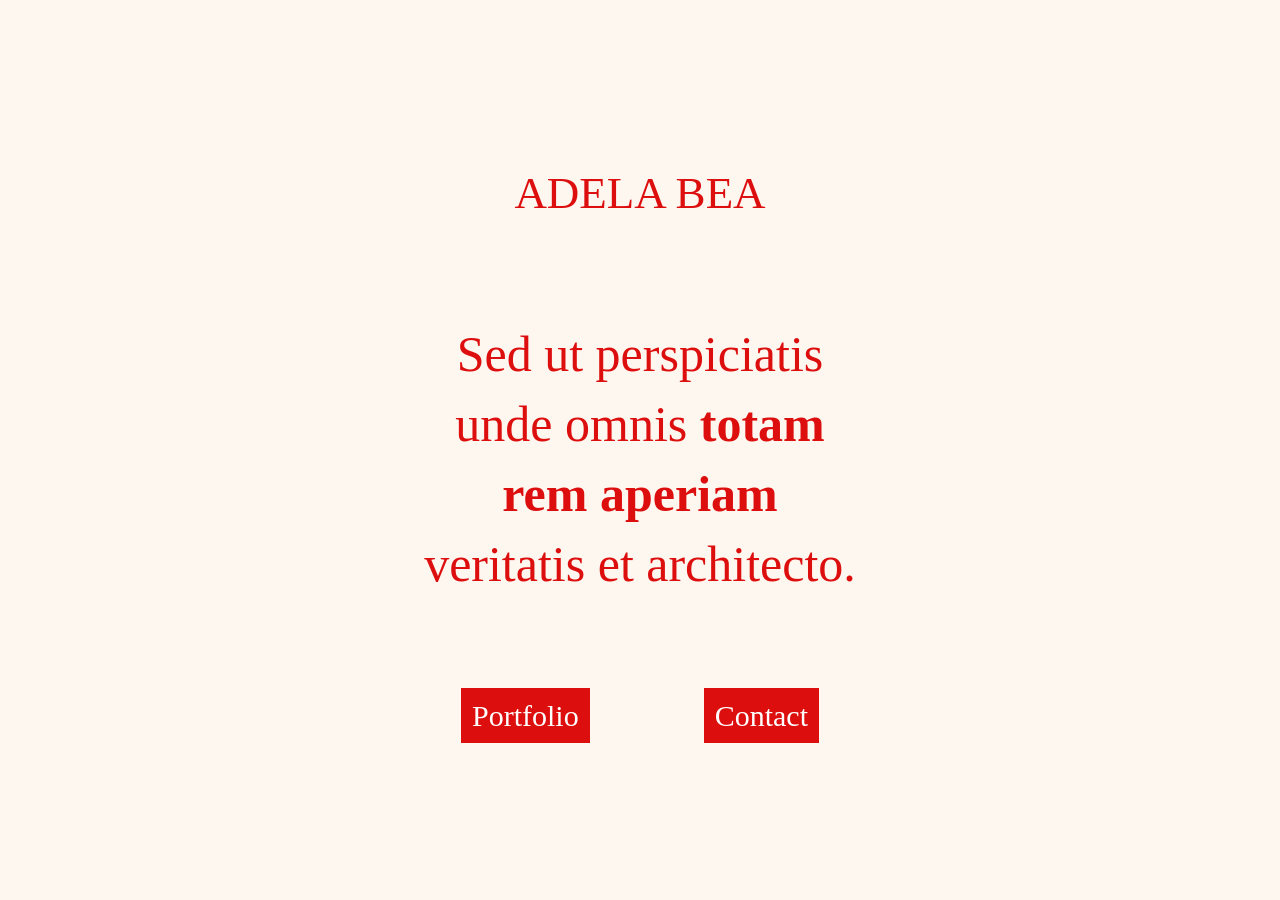
<file: index.html>
<!DOCTYPE html>
<html lang="en">
  <head>
    <meta charset="utf-8" />
    <title>Adela Bea | Welcome 👋</title>
    <link rel="stylesheet" href="CSS/Style_GLOBAL.css"/>
    <link rel="stylesheet" href="CSS/Style_HOME.css"/>
    <link href="https://unpkg.com/boxicons@2.0.5/css/boxicons.min.css" rel="stylesheet"/>
    <meta name="viewport" content="width=device-width, initial-scale=1.0" />
    <link rel="stylesheet" href="https://cdnjs.cloudflare.com/ajax/libs/font-awesome/5.15.3/css/all.min.css"/>
  </head>

 <!------------------------------- HEADER ------------------------------->
 <body>
  <h1 class="logo-adelabea">ADELA BEA</h1>

  <nav>
    <h1 class="intro">
      Sed ut perspiciatis unde omnis <span class="highlight">totam rem aperiam </span
      >veritatis et architecto.
    </h1>
  </nav>

  <!------------------------------- FOOTER ------------------------------->

  <body>
    <nav class="header">
      <ul>
        <li class="portfolio_click"><a href="PORTFOLIO.html">Portfolio</a></li>
        <li class="contact_click"><a href="CONTACT.html">Contact</a></li>
      </ul>
    </nav>
</body>
</html>
</file>
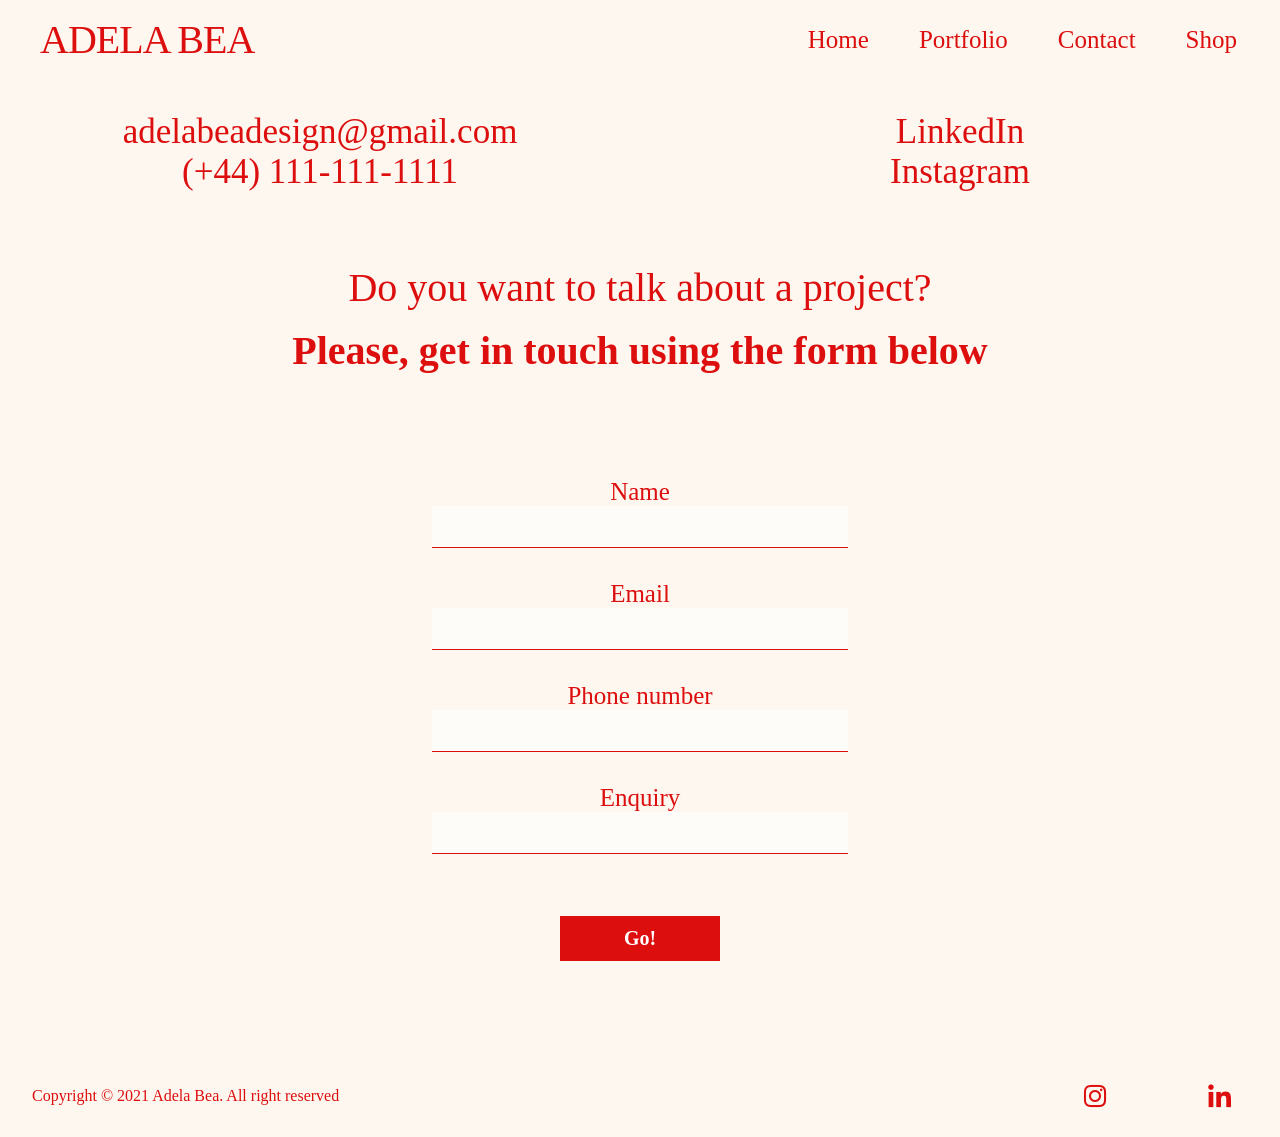
<file: CONTACT.html>
<!DOCTYPE html>
<html lang="en">
  <head>
    <meta charset="utf-8" />
    <title>Adela Bea | Contact 📮</title>
    <link rel="stylesheet" href="CSS/Style_GLOBAL.css"/>
    <link rel="stylesheet" href="CSS/Style_CONTACT.css" />
    <link href="https://unpkg.com/boxicons@2.0.5/css/boxicons.min.css" rel="stylesheet"/>
    <meta name="viewport" content="width=device-width, initial-scale=1.0" />
    <link rel="stylesheet" href="https://cdnjs.cloudflare.com/ajax/libs/font-awesome/5.15.3/css/all.min.css"/>
  </head>
  <body>
    <!------------------------------- HEADER ------------------------------->
    <nav>
      <input type="checkbox" id="check" />
      <label for="check" class="checkboton">
        <i class="fas fa-bars"></i>
      </label>
      <label class="logo-adelabea">ADELA BEA</label>
      <ul>
        <li><a href="index.html">Home</a></li>
        <li><a href="PORTFOLIO.html">Portfolio</a></li>
        <li><a href="CONTACT.html">Contact</a></li>
        <li><a href="SHOP.html">Shop</a></li>
      </ul>
    </nav>

    <!------------------------------- BODY --------------------------------->
    <main>
      <section class="contact_info" id="contact">
        <div class="content_contact">
          <div class="leftside_contact">
            <ul class="contact_specs">
              <li><a href="mailto:adelabeadesign@gmail.com">adelabeadesign@gmail.com</a></li>
              <li><a href="tel:+44 111 111 1111">(+44) 111-111-1111</a></li>
          </div>
          <div class="rightside_contact">
            <ul class="contact_specs">
              <li><a href="https://www.linkedin.com/in/adela-bea/" target="_blank">LinkedIn</a></li>
              <li><a href="https://www.instagram.com/">Instagram</a></li>
            </ul>
          </div>
        </div>
      </section>

        <div class="contact_sentence">
          <h1 class="contact_intro">Do you want to talk about a project?</h1>
          <p class="contact_sub">Please, get in touch using the form below</p>
        </div>

        <!--FORM-->
    <form id="form">
      <div class="contact_form">
          <div class="grids">
            <label>Name</label>
            <input type="text" name="" id="name">
          </div>
          <div class="grids">
            <label>Email</label>
            <input type="email" name="" id="email" >
          </div>
          <div class="grids">
            <label>Phone number</label>
            <input type="phone" name="" id="phone">
          </div>
          <div class="grids">
            <label>Enquiry</label>
            <input type="enquiry" name="" id="enquiry">
          </div>
            <button class="button" type="submit">Go!</button>
            <p class="warnings" id="warnings"></p>
      </div>
    </form>

      
    </main>


    <!---------------------------- BOTTOM/FOOTER ---------------------------->

    <footer>
      <div class="footer">
        <h3 class="copyright">
          Copyright © 2021 Adela Bea. All right reserved
        </h3>
        <div class="social-media">
          <a href="Links/footer_instagram.svg" class="social-media-icon">
            <i class="bx bxl-instagram"></i>
          </a>
          <a href="Links/footer_linkedin.svg" class="social-media-icon">
            <i class="bx bxl-linkedin"></i>
          </a>
        </div>
      </div>
    </footer>
    <script src="JS/form.js"></script>
  </body>
</html>
</file>
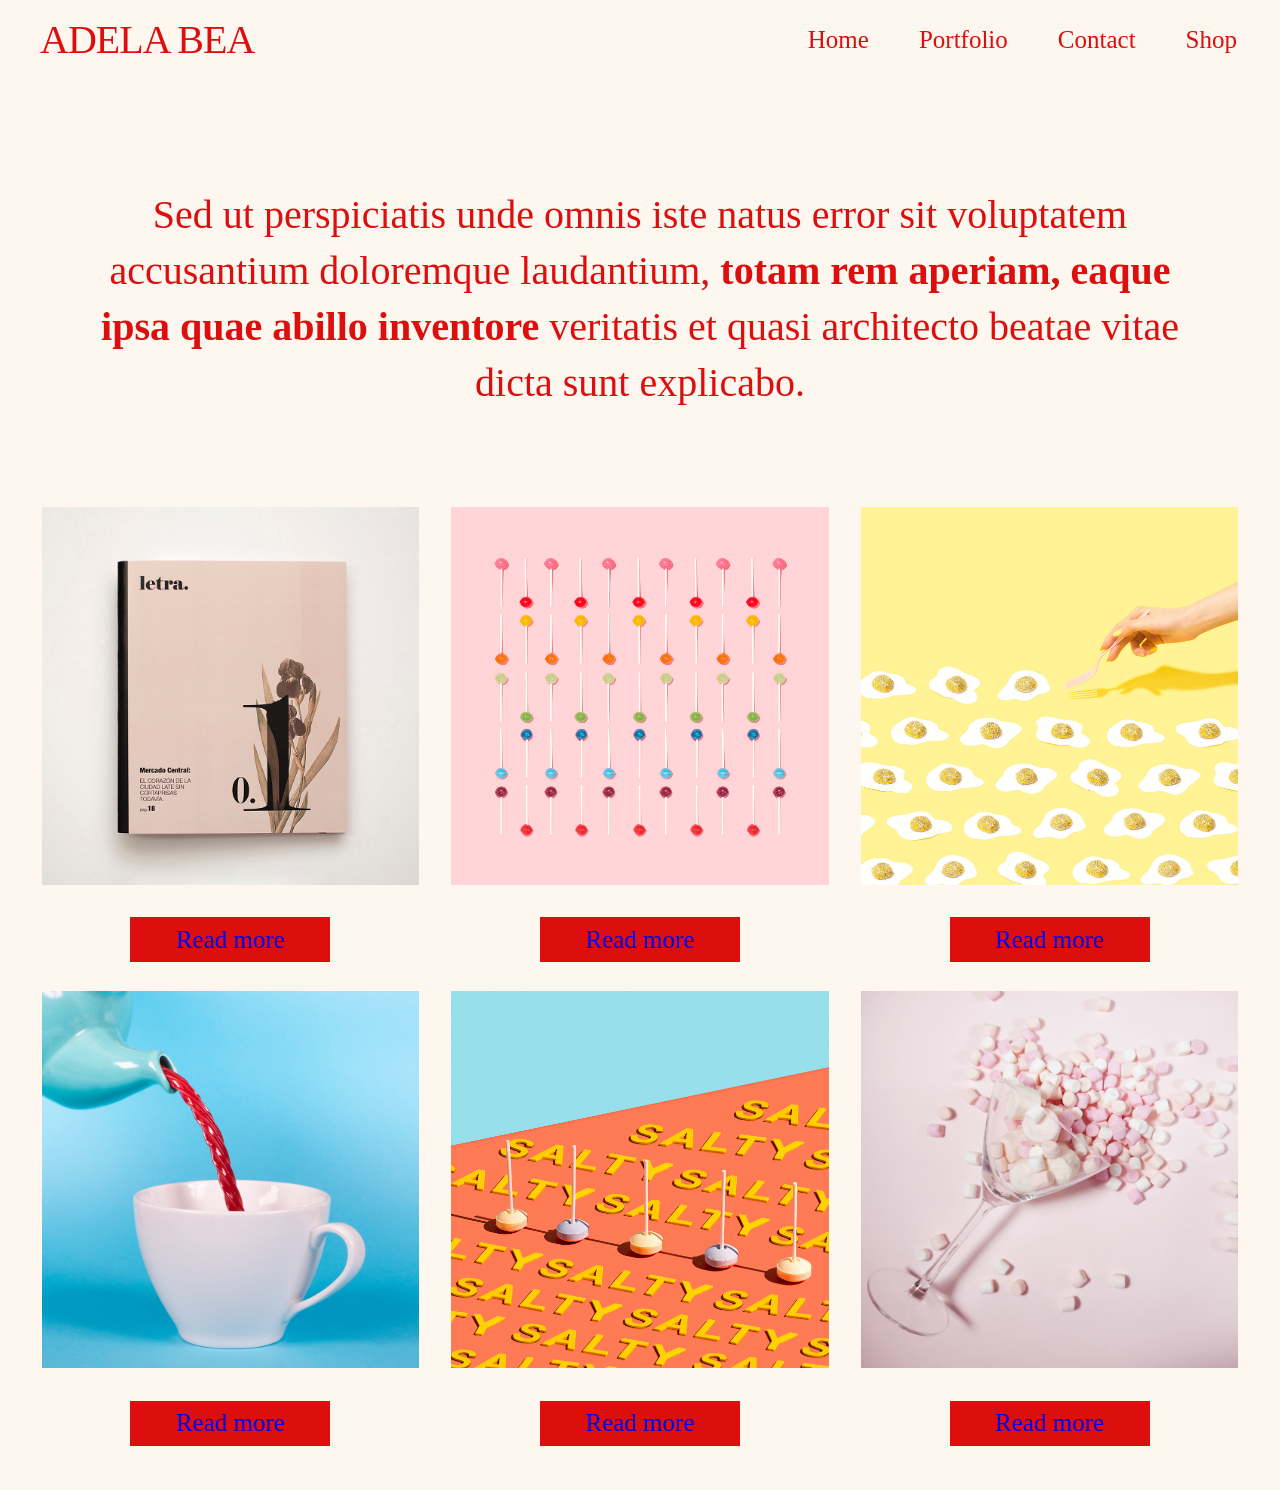
<file: PORTFOLIO - TEST.html>
<!DOCTYPE html>
<html lang="en">
  <head>
    <meta charset="utf-8" />
    <title>Adela Bea | Portfolio 💡</title>
    <link rel="stylesheet" href="CSS/Style_PORTFOLIO - TEST.css" />
    <link
      href="https://unpkg.com/boxicons@2.0.5/css/boxicons.min.css"
      rel="stylesheet"
    />
    <meta name="viewport" content="width=device-width, initial-scale=1.0" />
    <link
      rel="stylesheet"
      href="https://cdnjs.cloudflare.com/ajax/libs/font-awesome/5.15.3/css/all.min.css"
    />
  </head>
  <body>
    <!------------------------------- HEADER ------------------------------->
    <nav>
      <input type="checkbox" id="check" />
      <label for="check" class="checkbtn">
        <i class="fas fa-bars"></i>
      </label>
      <label class="logo-adelabea">ADELA BEA</label>
      <ul>
        <li><a href="HOME.html">Home</a></li>
        <li><a href="PORTFOLIO.html">Portfolio</a></li>
        <li><a href="CONTACT.html">Contact</a></li>
        <li><a href="SHOP.html">Shop</a></li>
      </ul>
    </nav>

    <!------------------------------- BODY ------------------------------->
    <main>
      <section class="content">
        <h1 class="portfolio-intro">
          Sed ut perspiciatis unde omnis iste natus error sit voluptatem
          accusantium doloremque laudantium,
          <span class="highlight"
            >totam rem aperiam, eaque ipsa quae abillo inventore </span
          >veritatis et quasi architecto beatae vitae dicta sunt explicabo.
        </h1>

    <section class="gallery">
              <div class="content_gallery">
                  <img src="Links/Letra_01_Portfolio.jpg" class="photos" alt="Project 1"/>
                  <button><li class="click"><a href="PORTFOLIO_PROJECT.html">Read more</a></li></button>
              </div>
              <div class="content_gallery">
                <img src="Links/photo_portfolio_01.jpg" class="photos" alt="Project 1"/>
                <button><li class="click"><a href="PORTFOLIO_PROJECT.html">Read more</a></li></button>
              </div>
              <div class="content_gallery">
                <img src="Links/photo_portfolio_02.jpg" class="photos" alt="Project 1"/>
                <button><li class="click"><a href="PORTFOLIO_PROJECT.html">Read more</a></li></button>
              </div>
              <div class="content_gallery">
                <img src="Links/photo_portfolio_03.jpg" class="photos" alt="Project 1"/>
                <button><li class="click"><a href="PORTFOLIO_PROJECT.html">Read more</a></li></button>
              </div>
              <div class="content_gallery">
                <img src="Links/photo_portfolio_04.jpg" class="photos" alt="Project 1"/>
                <button><li class="click"><a href="PORTFOLIO_PROJECT.html">Read more</a></li></button>
              </div>
              <div class="content_gallery">
                <img src="Links/photo_portfolio_05.jpg" class="photos" alt="Project 1"/>
                <button><li class="click"><a href="PORTFOLIO_PROJECT.html">Read more</a></li></button>
              </div>
    </section>

    </main>

    
  </body>
</html>
</file>
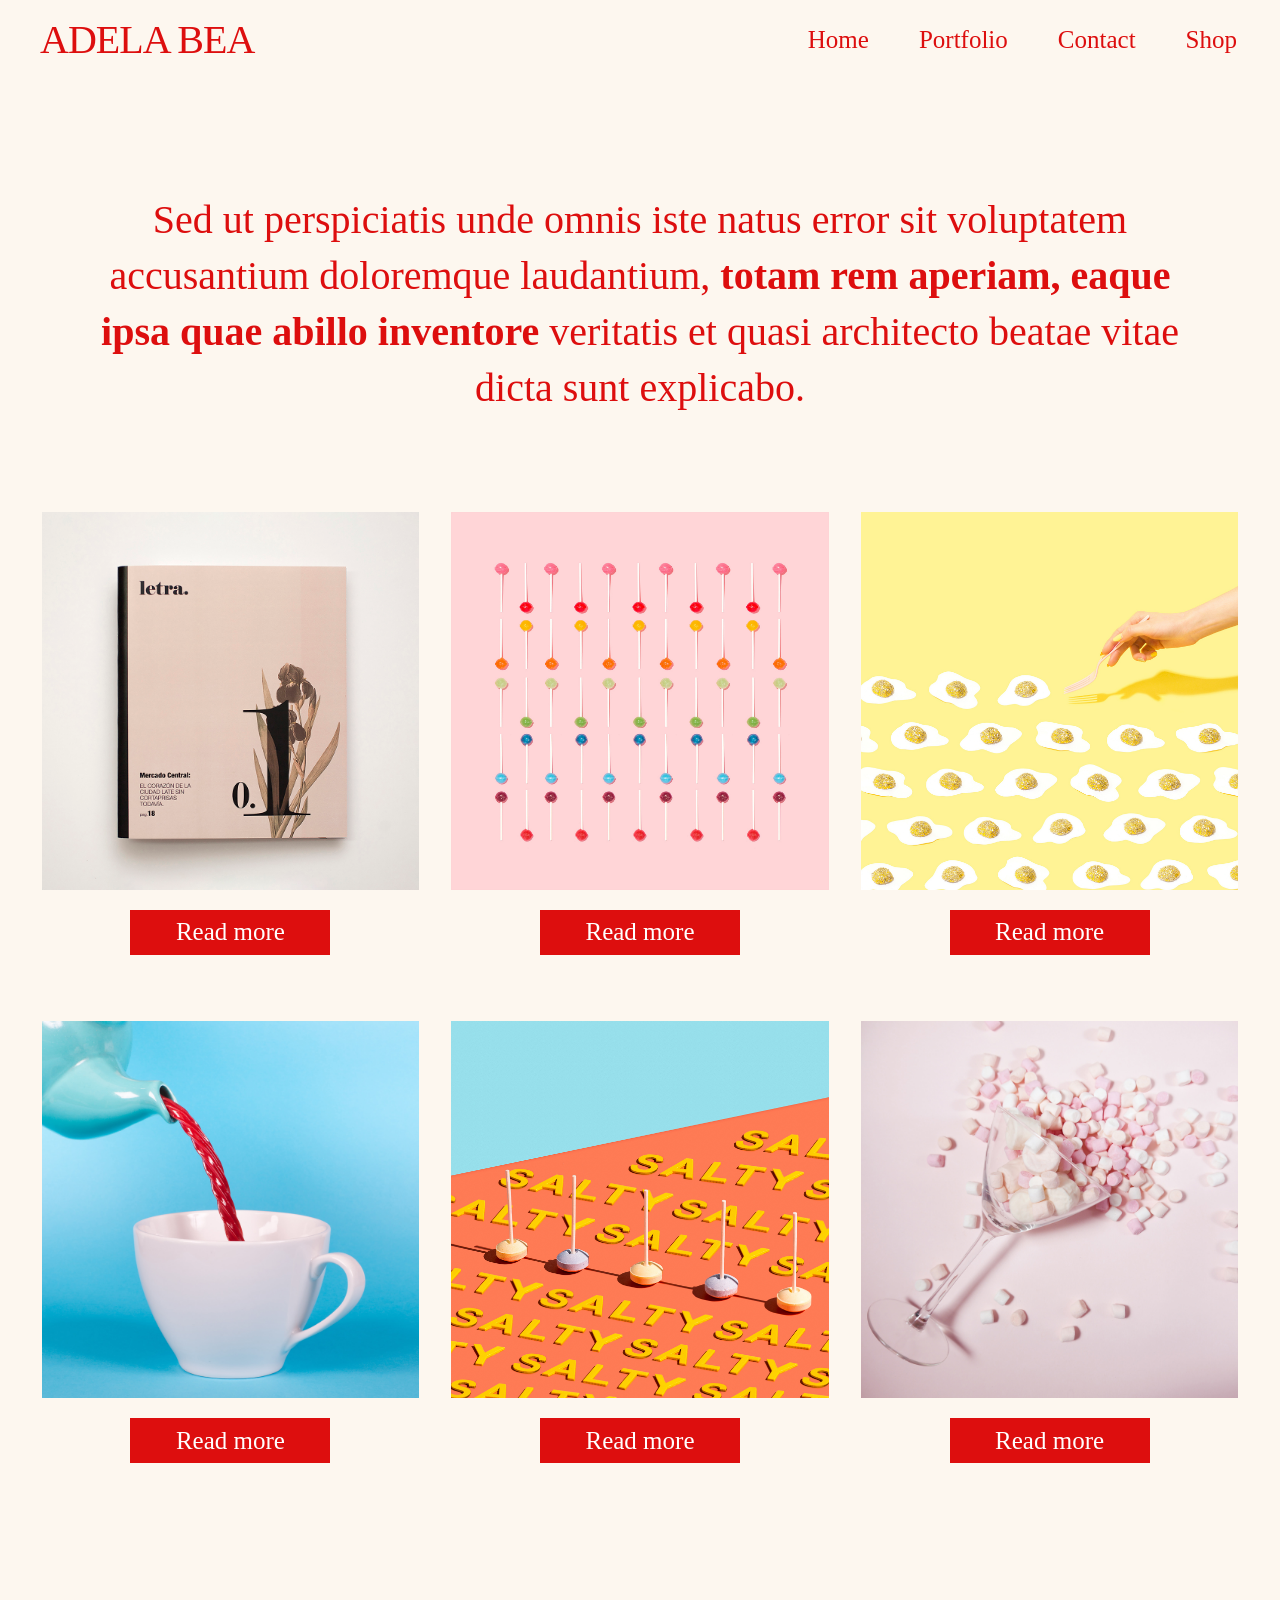
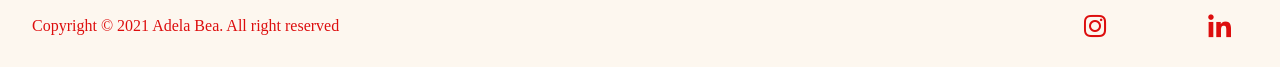
<file: PORTFOLIO.html>
<!DOCTYPE html>
<html lang="en">
  <head>
    <meta charset="utf-8" />
    <title>Adela Bea | Portfolio 💡</title>
    <link rel="stylesheet" href="CSS/Style_GLOBAL.css"/>
    <link rel="stylesheet" href="CSS/Style_PORTFOLIO.css" />
    <link href="https://unpkg.com/boxicons@2.0.5/css/boxicons.min.css" rel="stylesheet"/>
    <meta name="viewport" content="width=device-width, initial-scale=1.0"/>
    <link rel="stylesheet" href="https://cdnjs.cloudflare.com/ajax/libs/font-awesome/5.15.3/css/all.min.css"/>
  </head>
  <body>
    <!------------------------------- HEADER ------------------------------->
    <nav>
      <input type="checkbox" id="check" />
      <label for="check" class="checkboton">
        <i class="fas fa-bars"></i>
      </label>
      <label class="logo-adelabea">ADELA BEA</label>
      <ul>
        <li><a href="index.html">Home</a></li>
        <li><a href="PORTFOLIO.html">Portfolio</a></li>
        <li><a href="CONTACT.html">Contact</a></li>
        <li><a href="SHOP.html">Shop</a></li>
      </ul>
    </nav>

    <!------------------------------- BODY ------------------------------->
    <main>
      <section class="content">
        <h1 class="portfolio-intro">
          Sed ut perspiciatis unde omnis iste natus error sit voluptatem
          accusantium doloremque laudantium,
          <span class="highlight"
            >totam rem aperiam, eaque ipsa quae abillo inventore </span
          >veritatis et quasi architecto beatae vitae dicta sunt explicabo.
        </h1>

    <section class="gallery">
              <div class="content_gallery">
                  <img src="Links/Letra_01_Portfolio.jpg" class="photos" alt="Project 1"/>
                  <button><li class="click"><a href="PORTFOLIO_PROJECT.html">Read more</a></li></button>
              </div>
              <div class="content_gallery">
                <img src="Links/photo_portfolio_01.jpg" class="photos" alt="Project 1"/>
                <button><li class="click"><a href="PORTFOLIO_PROJECT.html">Read more</a></li></button>
              </div>
              <div class="content_gallery">
                <img src="Links/photo_portfolio_02.jpg" class="photos" alt="Project 1"/>
                <button><li class="click"><a href="PORTFOLIO_PROJECT.html">Read more</a></li></button>
              </div>
              <div class="content_gallery">
                <img src="Links/photo_portfolio_03.jpg" class="photos" alt="Project 1"/>
                <button><li class="click"><a href="PORTFOLIO_PROJECT.html">Read more</a></li></button>
              </div>
              <div class="content_gallery">
                <img src="Links/photo_portfolio_04.jpg" class="photos" alt="Project 1"/>
                <button><li class="click"><a href="PORTFOLIO_PROJECT.html">Read more</a></li></button>
              </div>
              <div class="content_gallery">
                <img src="Links/photo_portfolio_05.jpg" class="photos" alt="Project 1"/>
                <button><li class="click"><a href="PORTFOLIO_PROJECT.html">Read more</a></li></button>
              </div>
    </section>
   </main>

     <!---------------------------- BOTTOM/FOOTER ---------------------------->

     <footer>
      <div class="footer">
        <h3 class="copyright">
          Copyright © 2021 Adela Bea. All right reserved
        </h3>
        <div class="social-media">
          <a href="Links/footer_instagram.svg" class="social-media-icon">
            <i class="bx bxl-instagram"></i>
          </a>
          <a href="Links/footer_linkedin.svg" class="social-media-icon">
            <i class="bx bxl-linkedin"></i>
          </a>
        </div>
      </div>
    </footer>
    
  </body>
</html>
</file>
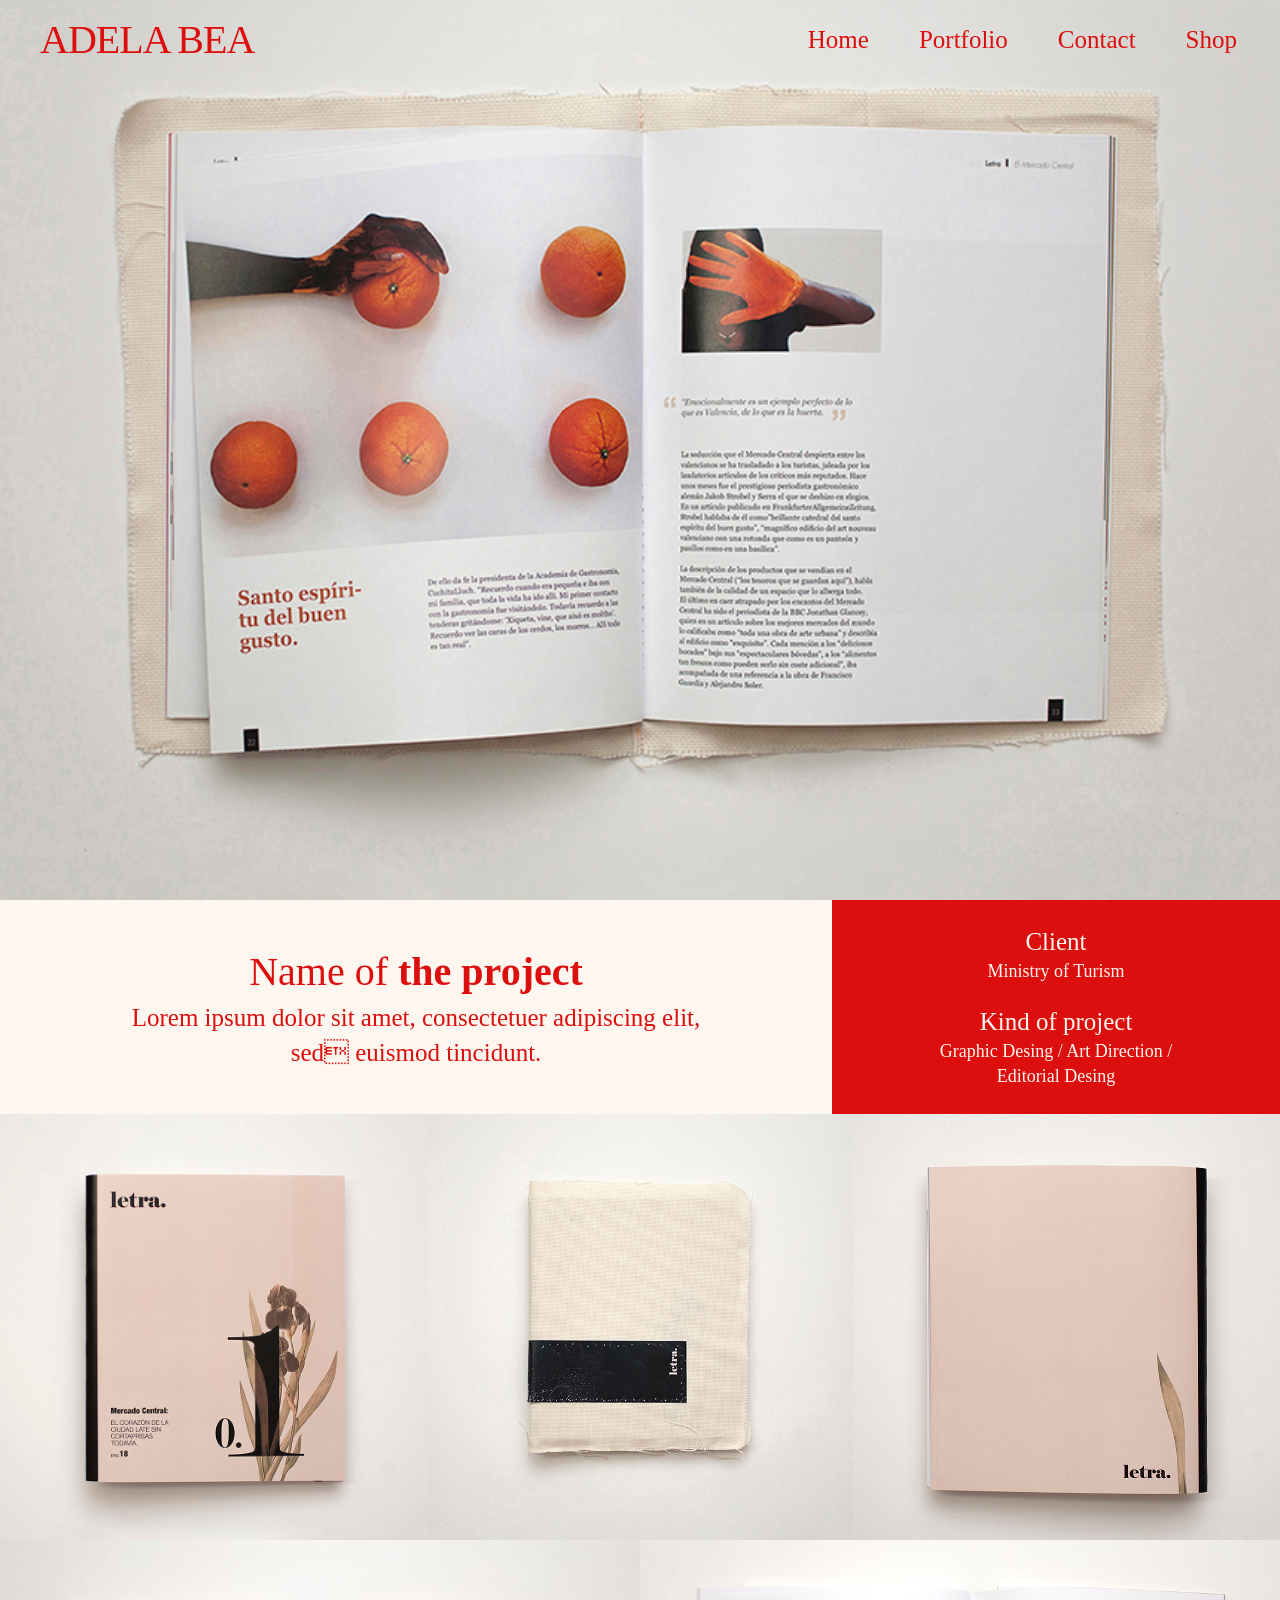
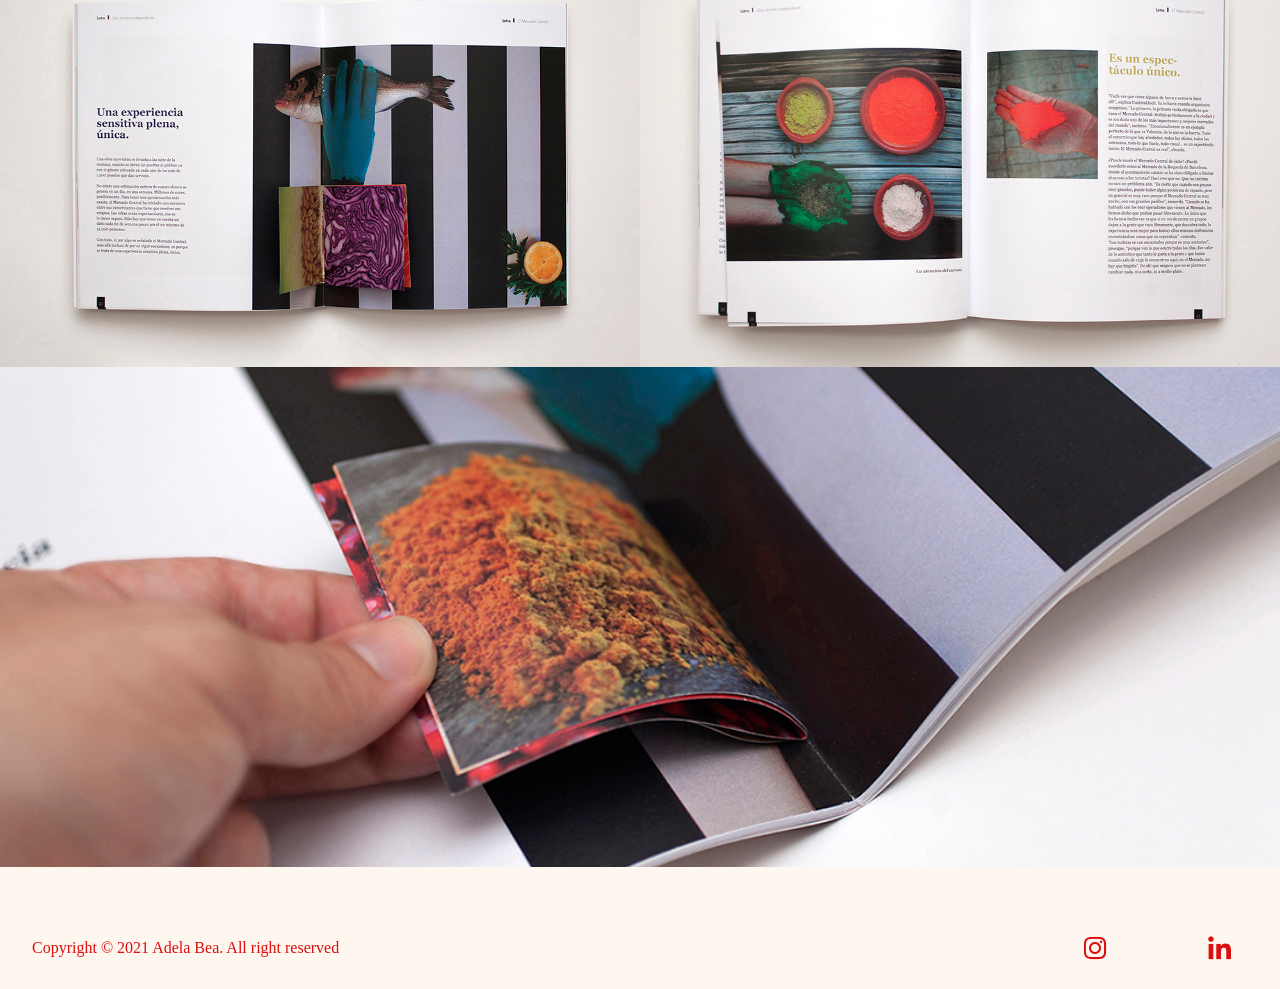
<file: PORTFOLIO_PROJECT.html>
<!DOCTYPE html>
<html lang="en">
  <head>
    <meta charset="utf-8" />
    <title>Adela Bea | Project 📖</title>
    <link rel="stylesheet" href="CSS/Style_GLOBAL.css"/>
    <link rel="stylesheet" href="CSS/Style_PORTFOLIO_PROJECT.css" />
    <link href="https://unpkg.com/boxicons@2.0.5/css/boxicons.min.css" rel="stylesheet"/>
    <meta name="viewport" content="width=device-width, initial-scale=1.0"/>
    <link rel="stylesheet" href="https://cdnjs.cloudflare.com/ajax/libs/font-awesome/5.15.3/css/all.min.css"/>
  </head>
  <!------------------------------- HEADER ------------------------------->

  <body>
    <nav class="header">
      <input type="checkbox" id="check" />
      <label for="check" class="checkboton">
        <i class="fas fa-bars"></i>
      </label>
      <label class="logo-adelabea">ADELA BEA</label>
      <ul>
        <li><a href="index.html">Home</a></li>
        <li><a href="PORTFOLIO.html">Portfolio</a></li>
        <li><a href="CONTACT.html">Contact</a></li>
        <li><a href="SHOP.html">Shop</a></li>
      </ul>
    </nav>

    <!------------------------------- BODY ------------------------------->
    <main>
      <section class="project_info" id="project">
        <div class="content_project">
          <div class="leftside">
            <h3 class="project_name_title">
              Name of <span class="name_project">the project</span>
            </h3>
            <p class="subtitle">
              Lorem ipsum dolor sit amet, consectetuer adipiscing elit, sed
              euismod tincidunt.
            </p>
          </div>
          <div class="rightside">
            <h3 class="client_name_title_one">
              Client
              <p class="client_subtitle">Ministry of Turism</p>
            </h3>
            <h3 class="client_name_title_two">
              Kind of project
              <p class="client_subtitle">
                Graphic Desing  /  Art Direction  /  Editorial Desing
              </p>
            </h3>
          </div>
        </div>
      </section>
      <section class="gallery_project">
        <div class="content-gallery">
          <img src="Links/Letra_01_Portfolio.jpg" class="img-gallery_first" alt="letra magazine"/>
          <img src="Links/Letra_02_Portfolio.jpg" class="img-gallery_first" alt="letra magazine"/>
          <img src="Links/Letra_09_Portfolio.jpg" class="img-gallery_first" alt="letra magazine"/>
          <img src="Links/Letra_03_Portfolio.jpg" class="img-gallery_second"alt="letra magazine"/>
          <img src="Links/Letra_08_Portfolio.jpg" class="img-gallery_second" alt="letra magazine"/>
          <img src="Links/Letra_04_Portfolio.jpg" class="img-gallery_third" alt="letra magazine"/>
        </div>
      </div>
    </section>
  </main>
 
    <!---------------------------- BOTTOM/FOOTER ---------------------------->

    <footer>
      <div class="footer">
        <h3 class="copyright">
          Copyright © 2021 Adela Bea. All right reserved
        </h3>
        <div class="social-media">
          <a href="Links/footer_instagram.svg" class="social-media-icon">
            <i class="bx bxl-instagram"></i>
          </a>
          <a href="Links/footer_linkedin.svg" class="social-media-icon">
            <i class="bx bxl-linkedin"></i>
          </a>
        </div>
      </div>
    </footer>
  </body>
</html>
</file>
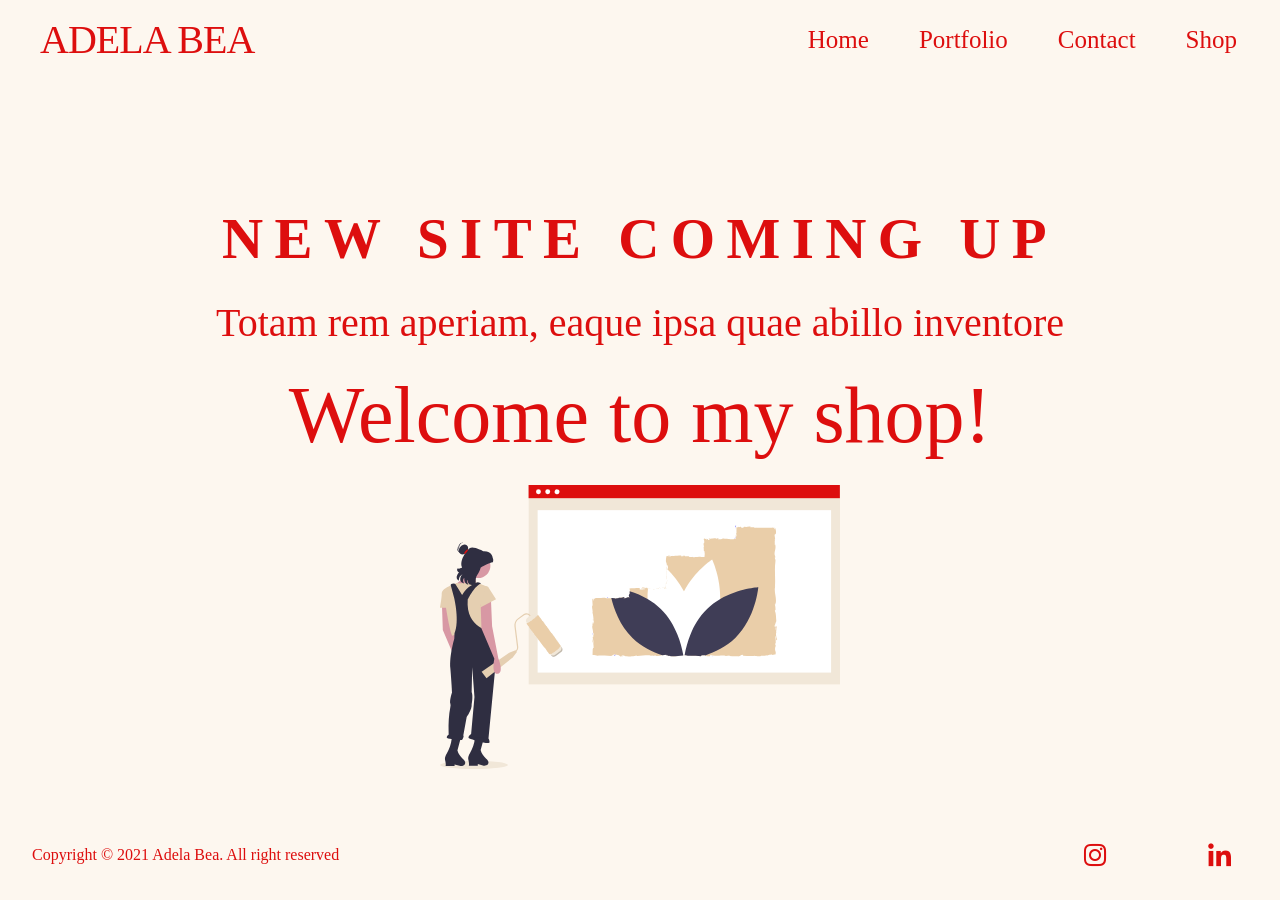
<file: SHOP.html>
<!DOCTYPE html>
<html lang="en">
  <head>
    <meta charset="utf-8" />
    <title>Adela Bea | Shop 🛒</title>
    <link rel="stylesheet" href="CSS/Style_GLOBAL.css" />
    <link rel="stylesheet" href="CSS/Style_SHOP.css" />
    <link
      href="https://unpkg.com/boxicons@2.0.5/css/boxicons.min.css"
      rel="stylesheet"
    />
    <meta name="viewport" content="width=device-width, initial-scale=1.0" />
    <link
      rel="stylesheet"
      href="https://cdnjs.cloudflare.com/ajax/libs/font-awesome/5.15.3/css/all.min.css"
    />
  </head>
  <body>
    <!------------------------------- HEADER ------------------------------->
    <nav>
      <input type="checkbox" id="check" />
      <label for="check" class="checkboton">
        <i class="fas fa-bars"></i>
      </label>
      <label class="logo-adelabea">ADELA BEA</label>
      <ul>
        <li><a href="index.html">Home</a></li>
        <li><a href="PORTFOLIO.html">Portfolio</a></li>
        <li><a href="CONTACT.html">Contact</a></li>
        <li><a href="SHOP.html">Shop</a></li>
      </ul>
    </nav>

    <!---------------------------- BODY ---------------------------->
    <main>
      <section class="content">
        <div class="countdown">
          <h1 class="highlight">New site coming up</h1>
          <p class="subtitle">
            Totam rem aperiam, eaque ipsa quae abillo inventore
          </p>
          <div class="meter" id="meter"></div>
          <img
            src="Links/workinprogress.svg"
            class="working"
            alt="Work_in_progress"
          />
        </div>
      </section>
    </main>

    <!---------------------------- BOTTOM/FOOTER ---------------------------->

    <footer>
      <div class="footer">
        <h3 class="copyright">
          Copyright © 2021 Adela Bea. All right reserved
        </h3>
        <div class="social-media">
          <a href="Links/footer_instagram.svg" class="social-media-icon">
            <i class="bx bxl-instagram"></i>
          </a>
          <a href="Links/footer_linkedin.svg" class="social-media-icon">
            <i class="bx bxl-linkedin"></i>
          </a>
        </div>
      </div>
    </footer>

    <script src="JS/countdown_deadline.js"></script>
  </body>
</html>
</file>
<file: CSS/Style_GLOBAL.css>
/*
COLOR PALETTE
#000000 - Black
#FDF7EF - Pale Pink (background)
#dd0e0e - Red
#f1e7d8 - BG (beige)
*/

/* ------------ GLOBAL STYLES ------------ */
@font-face {
  font-family: "ClearfaceStd-Regular", Georgia, "Times New Roman", Times, serif;
  src: url(ClearfaceStd-Regular.ttf) format("truetype");
}

* {
  margin: 0;
  padding: 0;
  box-sizing: border-box;
  text-decoration: none;
  list-style: none;
}

html {
  scroll-behavior: smooth;
  color: #dd0e0e;
  background-color: #fdf7ef;
}

/* ------------ BOTTOM/FOOTER ------------ */

.footer {
  padding-top: 40px;
  padding-bottom: 0px;
  display: flex;
  justify-content: space-between;
  align-items: center;
  flex-wrap: wrap;
}

.copyright {
  font-weight: 400;
  font-size: 16px;
  padding: 2em;
}

.social-media {
  width: 50%;
  display: flex;
  justify-content: flex-end;
}

.social-media-icon {
  display: inline-block;
  margin-left: 5px;
  width: 120px;
  height: 60px;
  text-align: center;
  color: #dd0e0e;
}

.social-media-icon i {
  font-size: 30px;
  line-height: 60px;
}

@media screen and (max-width: 1000px) {
  .footer {
    justify-content: center;
    text-align: center;
    display: flex;
    margin-bottom: 15px;
  }

  .copyright {
    font-size: 14px;
  }

  .social-media {
    width: 80%;
    justify-content: space-evenly;
  }

  .social-media-icon {
    margin-left: 0;
  }

  .social-media-icon i {
    margin-left: 0;
  }
}

@media screen and (max-width: 800px) {
  .copyright {
    font-size: 14px;
  }

  .social-media {
    width: 100%;
    justify-content: space-evenly;
  }

  .footer {
    justify-content: center;
    text-align: center;
    display: flex;
  }

  .social-media-icon {
    margin-left: 0;
  }
}
</file>
<file: CSS/Style_HOME.css>
/*
COLOR PALETTE
#000000 - Black
#FDF7EF - Pale Pink (background)
#dd0e0e - Red
#f1e7d8 - BG (beige)
*/

/* ------------ HEADER ------------ */

.logo-adelabea {
  font-weight: 400;
  font-style: normal;
  font-size: 45px;
  text-align: center;
}

/* ------------ BODY ------------ */

body {
  position: absolute;
  left: 50%;
  top: 50%;
  transform: translate(-50%, -50%);
  -webkit-transform: translate(-50%, -50%);
}

.intro {
  font-family: "ITC Clearface Std";
  font-weight: 500;
  font-style: normal;
  font-size: 50px;
  line-height: 1.4;
  text-align: center;
  padding: 2em;
  min-width: 200px;
}

.highlight {
  font-family: "ITC Clearface Std";
  font-weight: 900;
  font-style: normal;
  margin-block-start: 0;
  margin-block-end: 0;
  margin-inline-start: 0em;
  margin-inline-end: 0em;
}

/* ------------ BOTTOM/FOOTER ------------ */
nav {
  align-content: center;
  text-align: center;
}

nav ul {
  text-decoration: none;
}

nav ul li {
  display: inline;
  margin: 0 10px;
}

nav ul li a {
  font-family: "ITC Clearface Std";
  font-weight: 400;
  font-size: 30px;
  width: 8em;
  margin: 1.5em;
  text-decoration: none;
  padding: 10px;
  color: #ffffff;
  background-color: #dd0e0e;
  border: 1px solid #dd0e0e;
}

a:hover {
  color: #dd0e0e;
  background-color: #fdf7ef;
  border: 1px solid #dd0e0e;
}

@media screen and (max-width: 1100px) {
  .intro {
    font-size: 40px;
  }
}

@media screen and (max-width: 950px) {
  .logo-adelabea {
    font-size: 38px;
  }

  .intro {
    font-size: 30px;
  }

  .header {
    margin-top: 1em;
    display: flex;
    justify-content: center;
    align-items: center;
    flex-wrap: wrap;
    align-content: center;
  }

  nav ul li a {
    font-size: 25px;
    display: flex;
    justify-content: center;
    align-items: center;
    flex-wrap: wrap;
    align-content: center;
  }
}

@media screen and (max-width: 500px) {
  .logo-adelabea {
    font-size: 35px;
  }
  .intro {
    font-size: 25px;
  }

  nav ul li a {
    font-size: 20px;
}
</file>
<file: CSS/Style_CONTACT.css>
/*
COLOR PALETTE
#000000 - Black
#FDF7EF - Pale Pink (background)
#dd0e0e - Red
#f1e7d8 - BG (beige)
*/

/* ------------ HEADER ------------ */

nav {
  margin-bottom: 2em;
}

label.logo-adelabea {
  font-weight: 400;
  font-style: normal;
  font-size: 40px;
  letter-spacing: -1px;
  line-height: 80px;
  padding: 0 40px;
}

nav ul {
  float: right;
  margin-right: 20px;
  text-decoration: none;
  background-color: #fdf7ef;
}

nav ul li {
  display: inline-block;
  line-height: 80px;
  margin: 0 10px;
}
nav ul li a {
  font-size: 25px;
  padding: 7px 13px;
  border-bottom: 4px;
  color: #dd0e0e;
}

a:hover {
  text-decoration: underline;
  transition: 0.5s;
  border-bottom: 0.2px;
}
.checkboton {
  font-size: 25px;
  float: right;
  line-height: 80px;
  margin-right: 40px;
  cursor: pointer;
  display: none;
}

#check {
  display: none;
}

@media screen and (max-width: 1000px) {
  .label.logo {
    font-size: 20px;
  }

  .logo-adelabea {
    text-align: center;
  }

  nav ul li a {
    font-size: 25px;
  }
}
@media screen and (max-width: 800px) {
  .checkboton {
    display: block;
  }

  ul {
    position: fixed;
    width: 100%;
    height: 100vh;
    top: 80px;
    left: -100%;
    text-align: center;
    transition: all 0.5s;
  }

  nav ul li {
    display: block;
    margin: 60px 0;
    line-height: 30px;
  }

  nav ul li a {
    font-size: 50px;
    padding: 3px;
  }

  a:hover,
  a.active {
    background: none;
  }
  #check:checked ~ ul {
    left: 0;
  }
}

@media screen and (max-width: 300px) {
  label.logo-adelabea {
    font-size: 25px;
  }
}

/* ------------ BODY ------------ */

a:link,
a:visited {
  color: #dd0e0e;
}

.contact_info {
  justify-content: center;
  align-items: center;
}

.content_contact {
  display: flex;
  justify-content: space-evenly;
  align-items: center;
  flex-wrap: wrap;
  justify-content: center;
  align-items: center;
}

div ul li a {
  font-size: 35px;
  width: 100%;
}

.leftside_contact {
  width: 50%;
}

.rightside_contact {
  width: 50%;
}

.contact_specs {
  text-align: center;
}

.contact_sentence {
  text-align: center;
  align-items: center;
  margin: 4em;
}

.contact_intro,
.contact_sub {
  font-size: 40px;
  padding: 0.2em;
}

.contact_intro {
  font-weight: 400;
}

.contact_sub {
  font-weight: 600;
}

/* FORM */

form {
  font-family: "ITC Clearface Std";
  font-weight: 400;
  font-style: normal;
  text-align: center;
  display: flex;
  justify-content: center;
  align-items: center;
}

form .grids {
  margin: 2em;
}

input {
  background-color: #ffffffa5;
  color: #b89292;
  font-size: 18px;
  padding: 10px 10px 10px 10px;
  width: 100%;
  border: none;
  border-bottom: 1.9px solid #dd0e0e;
  text-align: center;
  overflow: scroll;
}

input:focus {
  outline: none;
  color: #dd0e0e;
}

div div label {
  color: #dd0e0e;
  font-size: 25px;
  position: relative;
  text-align: center;
  transition: 0.5s ease all;
  pointer-events: none;
}

.warnings {
  width: 30em;
  text-align: center;
  margin: auto;
  color: #4b4b4b;
  padding-top: 0.5em;
  padding-bottom: 1em;
}

.button {
  font-family: "ITC Clearface Std";
  font-weight: 800;
  font-size: 20px;
  width: 8em;
  margin: 1.5em;
  text-decoration: none;
  padding: 10px;
  color: #ffffff;
  background-color: #dd0e0e;
  border: 1px solid #dd0e0e;
}

.button:hover {
  color: #dd0e0e;
  background-color: #fdf7ef;
  border: 1px solid #dd0e0e;
}

@media screen and (max-width: 1000px) {
  .contact_specs li {
    margin-top: 1em;
  }

  .contact_intro,
  .contact_sub {
    font-size: 30px;
  }

  .leftside_contact {
    width: 100%;
    align-content: center;
  }

  .rightside_contact {
    width: 100%;
    align-content: center;
  }
}

@media screen and (max-width: 800px) {
  .contact_intro,
  .contact_sub {
    font-size: 30px;
  }
}

@media screen and (max-width: 550px) {
  .contact_intro,
  .contact_sub {
    font-size: 25px;
  }

  input {
    font-size: 16px;
  }
}
</file>
<file: CSS/Style_PORTFOLIO - TEST.css>
/*
COLOR PALETTE
#000000 - Black
#FDF7EF - Pale Pink (background)
#dd0e0e - Red
#f1e7d8 - BG (beige)
*/

/* ------------ GLOBAL STYLES ------------ */
@font-face {
  font-family: "ClearfaceStd-Regular", Georgia, "Times New Roman", Times, serif;
  src: url(ClearfaceStd-Regular.ttf) format("truetype");
}

* {
  margin: 0;
  padding: 0;
  box-sizing: border-box;
  text-decoration: none;
  list-style: none;
}

html {
  scroll-behavior: smooth;
  color: #dd0e0e;
  background-color: #fdf7ef;
}

/* ------------ HEADER ------------ */

nav {
  height: 75px;
  width: 100%;
  align-items: baseline;
  margin-bottom: 2em;
  color: #dd0e0e;
}

label.logo-adelabea {
  font-weight: 400;
  font-style: normal;
  font-size: 40px;
  letter-spacing: -1px;
  line-height: 80px;
  padding: 0 40px;
}

nav ul {
  float: right;
  margin-right: 20px;
  text-decoration: none;
  background-color: #fdf7ef;
}

nav ul li {
  display: inline-block;
  line-height: 80px;
  margin: 0 10px;
}
nav ul li a {
  font-size: 25px;
  padding: 7px 13px;
  border-bottom: 4px;
  color: #dd0e0e;
}

a:hover {
  text-decoration: underline;
  transition: 0.5s;
  border-bottom: 0.2px;
}
.checkbtn {
  font-size: 25px;
  float: right;
  line-height: 80px;
  margin-right: 40px;
  cursor: pointer;
  display: none;
}

#check {
  display: none;
}

@media screen and (max-width: 1000px) {
  .label.logo {
    font-size: 20px;
  }

  .logo-adelabea {
    text-align: center;
  }

  nav ul li a {
    font-size: 25px;
  }
}
@media screen and (max-width: 800px) {
  .checkbtn {
    display: block;
  }
  ul {
    position: fixed;
    width: 100%;
    height: 100vh;
    top: 80px;
    left: -100%;
    text-align: center;
    transition: all 0.5s;
  }

  nav ul li {
    display: block;
    margin: 60px 0;
    line-height: 30px;
  }

  nav ul li a {
    font-size: 50px;
    padding: 3px;
  }

  a:hover,
  a.active {
    background: none;
  }
  #check:checked ~ ul {
    left: 0;
  }
}

@media screen and (max-width: 300px) {
  .label.logo {
    font-size: 10px;
  }
}

/* ------------ BODY ------------ */

.main {
  margin-bottom: 20px;
  margin-top: 20px;
  overflow: hidden;
}
.content {
  width: 100%;
  max-width: 1800px;
  overflow: auto;
  margin: auto;
}

.portfolio-intro {
  font-family: "ITC Clearface Std";
  font-weight: 500;
  font-style: normal;
  font-size: 40px;
  line-height: 1.4;
  text-align: center;
  padding: 2em;
}

.highlight {
  font-family: "ITC Clearface Std";
  font-weight: 900;
  font-style: normal;
  margin-block-start: 0;
  margin-block-end: 0;
  margin-inline-start: 0em;
  margin-inline-end: 0em;
}

.gallery {
  width: 100%;
  display: flex;
  flex-wrap: wrap;
  margin: auto;
  margin-bottom: 2em;
  align-content: center;
  justify-content: center;
}

.gallery .content_gallery {
  width: 32%;
  height: auto;
  overflow: hidden;
  text-align: center;
  align-content: center;
  text-align: center;
  align-items: center;
}

.gallery .content_gallery .photos {
  width: 100%;
  height: auto;
  padding: 1em;
}

button {
  font-family: "ITC Clearface Std";
  font-weight: 400;
  font-size: 25px;
  width: 8em;
  margin: 0.5em;
  padding: 0.3em;
  color: #ffffff;
  background-color: #dd0e0e;
  border: 1px solid #dd0e0e;
  text-decoration: none;
}

button:hover {
  color: #dd0e0e;
  background-color: #fdf7ef;
  border: 1px solid #dd0e0e;
  text-decoration: none;
}

button:link {
  color: #fdf7ef;
}
</file>
<file: CSS/Style_PORTFOLIO.css>
/*
COLOR PALETTE
#000000 - Black
#FDF7EF - Pale Pink (background)
#dd0e0e - Red
#f1e7d8 - BG (beige)
*/

/* ------------ HEADER ------------ */

nav {
  margin-bottom: 2em;
}

label.logo-adelabea {
  font-weight: 400;
  font-style: normal;
  font-size: 40px;
  letter-spacing: -1px;
  line-height: 80px;
  padding: 0 40px;
}

nav ul {
  float: right;
  margin-right: 20px;
  text-decoration: none;
  background-color: #fdf7ef;
}

nav ul li {
  display: inline-block;
  line-height: 80px;
  margin: 0 10px;
}
nav ul li a {
  font-size: 25px;
  padding: 7px 13px;
  border-bottom: 4px;
  color: #dd0e0e;
}

a:hover {
  text-decoration: underline;
  transition: 0.5s;
  border-bottom: 0.2px;
}
.checkboton {
  font-size: 25px;
  float: right;
  line-height: 80px;
  margin-right: 40px;
  cursor: pointer;
  display: none;
}

#check {
  display: none;
}

@media screen and (max-width: 1000px) {
  .label.logo {
    font-size: 20px;
  }

  .logo-adelabea {
    text-align: center;
  }

  nav ul li a {
    font-size: 25px;
  }
}
@media screen and (max-width: 800px) {
  .checkboton {
    display: block;
  }
  ul {
    position: fixed;
    width: 100%;
    height: 100vh;
    top: 80px;
    left: -100%;
    text-align: center;
    transition: all 0.5s;
  }

  nav ul li {
    display: block;
    margin: 60px 0;
    line-height: 30px;
  }

  nav ul li a {
    font-size: 50px;
    padding: 3px;
  }

  a:hover,
  a.active {
    background: none;
  }
  #check:checked ~ ul {
    left: 0;
  }
}

@media screen and (max-width: 300px) {
  label.logo-adelabea {
    font-size: 28px;
  }
}
}

/* ------------ BODY ------------ */

.main {
  overflow: hidden;
}


.portfolio-intro {
  font-family: "ITC Clearface Std";
  font-weight: 500;
  font-style: normal;
  font-size: 40px;
  line-height: 1.4;
  text-align: center;
  padding: 2em;
}

.highlight {
  font-family: "ITC Clearface Std";
  font-weight: 900;
  font-style: normal;
  margin-block-start: 0;
  margin-block-end: 0;
  margin-inline-start: 0em;
  margin-inline-end: 0em;
}

.gallery {
  width: 100%;
  display: flex;
  flex-wrap: wrap;
  margin: auto;
  margin-bottom: 2em;
  align-content: center;
  justify-content: center;
}

.gallery .content_gallery {
  width: 32%;
  height: auto;
  overflow: hidden;
  text-align: center;
  align-content: center;
  text-align: center;
  align-items: center;
}

.gallery .content_gallery .photos {
  width: 100%;
  height: auto;
  padding: 1em;
}

button {
  font-family: "ITC Clearface Std";
  font-weight: 400;
  font-size: 25px;
  width: 8em;
  margin-bottom: 2em;
  padding: 0.3em;
  color: #ffffff;
  background-color: #dd0e0e;
  border: 1px solid #dd0e0e;
  text-decoration: none;
}

button li a,
button li a :active {
  text-decoration: none;
  color: inherit;
}

button:hover {
  font-family: "ITC Clearface Std";
  font-weight: 400;
  font-size: 25px;
  width: 8em;
  margin-bottom: 2em;
  padding: 0.3em;
  color: #dd0e0e;
  background-color: #fdf7ef;
  border: 1px solid #dd0e0e;
  text-decoration: none;
}

@media screen and (max-width: 1000px) {
  .portfolio-intro {
    font-size: 35px;
  }

  .gallery .content_gallery {
    width: 50%;
  }

  button {
    font-size: 20px;
  }

  button:hover {
    font-size: 20px;
  }
}

@media screen and (max-width: 800px) {
  .portfolio-intro {
    font-size: 30px;
  }

  .gallery .content_gallery {
    width: 100%;
  }

  button {
    font-size: 20px;
  }

  button:hover {
    font-size: 20px;
  }
}
</file>
<file: CSS/Style_PORTFOLIO_PROJECT.css>
/*
COLOR PALETTE
#000000 - Black
#FDF7EF - Pale Pink (background)
#dd0e0e - Red
#f1e7d8 - BG (beige)
*/

/* ------------ HEADER ------------ */

nav {
  margin-bottom: 2em;
}

label.logo-adelabea {
  font-weight: 400;
  font-style: normal;
  font-size: 40px;
  letter-spacing: -1px;
  line-height: 80px;
  padding: 0 40px;
}

nav ul {
  float: right;
  margin-right: 20px;
  text-decoration: none;
}
nav ul li {
  display: inline-block;
  line-height: 80px;
  margin: 0 10px;
}
nav ul li a {
  font-size: 25px;
  padding: 7px 13px;
  border-bottom: 4px;
  color: #dd0e0e;
}

a:hover {
  text-decoration: underline;
  transition: 0.5s;
  border-bottom: 0.2px;
}

.checkboton {
  font-size: 25px;
  float: right;
  line-height: 80px;
  margin-right: 40px;
  cursor: pointer;
  display: none;
}

#check {
  display: none;
}

.header {
  height: 100vh;
  background-image: url(../Links/Letra_07_Portfolio.jpg);
  background-repeat: no-repeat;
  background-position: center;
  background-size: cover;
  background-attachment: fixed;
  max-height: 1200px;
  margin-bottom: 0;
  color: #dd0e0e;
}

@media screen and (max-width: 1000px) {
  label.logo {
    font-size: 25px;
    padding-left: 50px;
  }
  nav ul li a {
    font-size: 25px;
  }

  .header {
    max-height: 500px;
  }
}

@media screen and (max-width: 800px) {
  .checkboton {
    display: block;
  }
  ul {
    position: fixed;
    width: 100%;
    height: 100vh;
    top: 80px;
    left: -100%;
    text-align: center;
    transition: all 0.5s;
  }

  nav ul li {
    display: block;
    margin: 60px 0;
    line-height: 30px;
  }

  nav ul li a {
    font-size: 50px;
    padding: 3px;
  }

  a:hover,
  a.active {
    background: none;
  }
  #check:checked ~ ul {
    left: 0;
  }
}

@media screen and (max-width: 300px) {
  label.logo-adelabea {
    font-size: 28px;
  }
}
/* ------------ BODY ------------ */

.main {
  overflow: hidden;
}

.content-gallery {
  width: 100%;
  display: flex;
  justify-content: space-evenly;
  flex-wrap: wrap;
}

.content_project {
  display: flex;
  justify-content: space-evenly;
  align-items: center;
  flex-wrap: wrap;
}

.leftside {
  width: 65%;
  color: #dd0e0e;
  background-color: #fdf7ef;
}

.rightside {
  width: 35%;
  color: #fdf7ef;
  background-color: #dd0e0e;
  padding: 1.5em;
}

.project_name_title {
  font-family: "ITC Clearface Std";
  font-weight: 500;
  font-style: normal;
  font-size: 40px;
  line-height: 1.4;
  text-align: center;
}

.name_project {
  font-family: "ITC Clearface Std";
  font-weight: 800;
  font-style: normal;
  font-size: 40px;
  line-height: 1.4;
  text-align: center;
}

.subtitle {
  padding: 0 4em;
  font-family: "ITC Clearface Std";
  font-weight: 500;
  font-style: normal;
  font-size: 25px;
  line-height: 1.4;
  text-align: center;
}

.client_name_title_one {
  font-family: "ITC Clearface Std";
  font-weight: 400;
  font-style: normal;
  font-size: 25px;
  line-height: 1.4;
  text-align: center;
}

.client_name_title_two {
  font-family: "ITC Clearface Std";
  font-weight: 400;
  font-style: normal;
  font-size: 25px;
  line-height: 1.4;
  text-align: center;
  padding-top: 0.8em;
}

.client_subtitle {
  padding: 0 4em;
  font-family: "ITC Clearface Std";
  font-weight: 400;
  font-style: normal;
  font-size: 18px;
  line-height: 1.4;
  text-align: center;
}

/* PHOTOPS */

.gallery_project {
  padding: 0;
}

.img-gallery_first {
  object-fit: cover;
  width: 33.33333%;
  display: block;
  flex-wrap: wrap;
  justify-content: space-evenly;
}

.img-gallery_second {
  object-fit: cover;
  width: 50%;
  display: block;
  flex-wrap: wrap;
  justify-content: space-evenly;
}

.img-gallery_third {
  object-fit: cover;
  width: 100%;
  height: 500px;
  display: flex;
  flex-wrap: wrap;
  justify-content: space-evenly;
}

@media screen and (max-width: 800px) {
  .leftside {
    width: 100%;
    padding: 1.5em;
  }

  .rightside {
    width: 100%;
    padding: 1.5em;
  }

  .img-gallery_first,
  .img-gallery_second,
  .img-gallery_third {
    width: 100%;
    height: auto;
  }
}

@media screen and (max-width: 400px) {
  .project_name_title {
    font-size: 40px;
  }

  .name_project {
    font-size: 35px;
  }

  .subtitle,
  .client_name_title_one,
  .client_name_title_two {
    font-size: 22px;
  }

  .client_subtitle {
    font-size: 16px;
  }
}
</file>
<file: CSS/Style_SHOP.css>
/*
COLOR PALETTE
#000000 - Black
#FDF7EF - Pale Pink (background)
#dd0e0e - Red
#f1e7d8 - BG (beige)
*/

/* ------------ HEADER ------------ */

nav {
  margin-bottom: 2em;
}

label.logo-adelabea {
  font-weight: 400;
  font-style: normal;
  font-size: 40px;
  letter-spacing: -1px;
  line-height: 80px;
  padding: 0 40px;
}

nav ul {
  float: right;
  margin-right: 20px;
  text-decoration: none;
  background-color: #fdf7ef;
}

nav ul li {
  display: inline-block;
  line-height: 80px;
  margin: 0 10px;
}
nav ul li a {
  font-size: 25px;
  padding: 7px 13px;
  border-bottom: 4px;
  color: #dd0e0e;
}

a:hover {
  text-decoration: underline;
  transition: 0.5s;
  border-bottom: 0.2px;
}
.checkboton {
  font-size: 25px;
  float: right;
  line-height: 80px;
  margin-right: 40px;
  cursor: pointer;
  display: none;
}

#check {
  display: none;
}

@media screen and (max-width: 1000px) {
  .label.logo {
    font-size: 20px;
  }

  .logo-adelabea {
    text-align: center;
  }

  nav ul li a {
    font-size: 25px;
  }
}
@media screen and (max-width: 800px) {
  .checkboton {
    display: block;
  }
  ul {
    position: fixed;
    width: 100%;
    height: 100vh;
    top: 80px;
    left: -100%;
    text-align: center;
    transition: all 0.5s;
  }

  nav ul li {
    display: block;
    margin: 60px 0;
    line-height: 30px;
  }

  nav ul li a {
    font-size: 50px;
    padding: 3px;
  }

  a:hover,
  a.active {
    background: none;
  }
  #check:checked ~ ul {
    left: 0;
  }
}

@media screen and (max-width: 300px) {
  label.logo-adelabea {
    font-size: 28px;
  }
}

/* ------------ BODY ------------ */

.content {
  width: 100%;
  height: 70vh;
  margin-bottom: 2em;
}

.countdown {
  padding: 0.5em;
  text-align: center;
  margin: auto;
}

.highlight {
  font-family: "ITC Clearface Std";
  font-weight: 600;
  font-style: normal;
  font-size: 57px;
  padding: 1.5em 0 0.5em 0em;
  text-transform: uppercase;
  letter-spacing: 0.2em;
}

.subtitle {
  font-family: "ITC Clearface Std";
  font-weight: 500;
  font-style: normal;
  font-size: 40px;
}

.meter {
  font-family: "ITC Clearface Std";
  font-style: normal;
  font-size: 80px;
  text-align: center;
  padding: 0.3em;
}

.working {
  width: 25em;
  height: auto;
}

@media screen and (max-width: 1000px) {
  .highlight {
    font-size: 53px;
  }

  .subtitle {
    font-size: 38px;
  }

  .meter {
    font-size: 70px;
  }

  .working {
    width: 23em;
    height: auto;
  }
}

@media screen and (max-width: 800px) {
  .highlight {
    font-size: 45px;
  }

  .subtitle {
    font-size: 30px;
  }

  .meter {
    font-size: 65px;
  }

  .working {
    width: 20em;
    height: auto;
  }
}

@media screen and (max-width: 500px) {
  .highlight {
    font-size: 43px;
  }

  .subtitle {
    font-size: 25px;
  }

  .meter {
    font-size: 60px;
  }

  .working {
    width: 20em;
    height: auto;
  }
}

@media screen and (max-width: 300px) {
  .highlight {
    font-size: 35px;
    margin-top: 1em;
  }

  .subtitle {
    font-size: 25px;
  }

  .meter {
    font-size: 35px;
  }

  .working {
    width: 12em;
    height: auto;
  }
}
</file>
